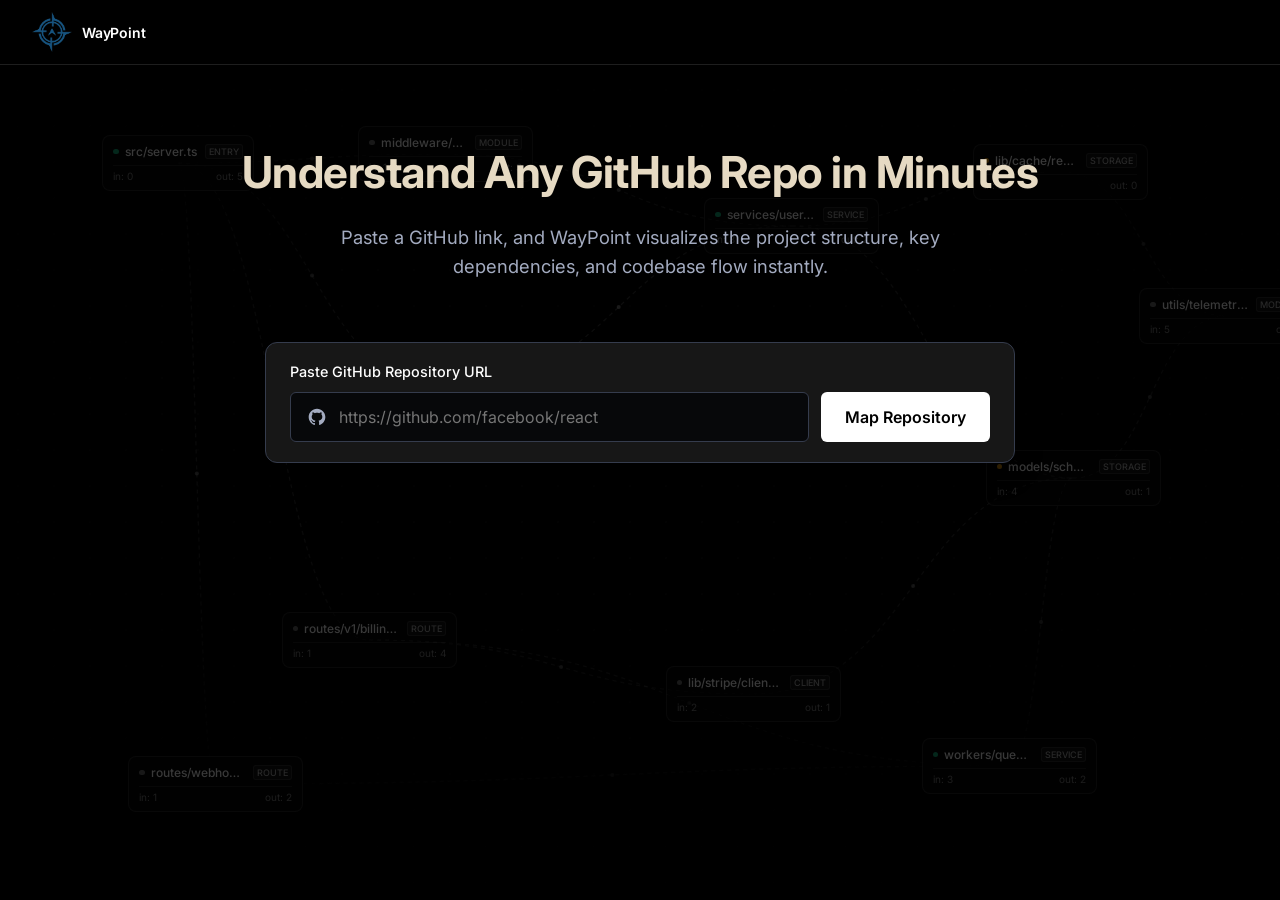
<file: templates/dashboard.html>
<!DOCTYPE html>
<html lang="en">
<head>
    <meta charset="UTF-8">
    <meta name="viewport" content="width=device-width, initial-scale=1.0">
    <title>WayPoint - Understand Any GitHub Repo</title>
    <link rel="stylesheet" href="../static/css/dashboard.css">
    <!-- Google Fonts for Inter & JetBrains Mono -->
    <link rel="preconnect" href="https://fonts.googleapis.com">
    <link rel="preconnect" href="https://fonts.gstatic.com" crossorigin>
    <link href="https://fonts.googleapis.com/css2?family=Inter:wght@400;500;600;700&family=JetBrains+Mono:wght@400;500;600&display=swap" rel="stylesheet">
</head>
<body>

    <!-- Interactive Background Canvas & Dependency Graph Layer -->
    <div class="background-graph-layer bg-graph-matrix">
      <canvas id="graphCanvas" class="graph-canvas"></canvas>
      <div id="nodesOverlay" class="nodes-overlay"></div>
      <div class="vignette-linear"></div>
      <div class="vignette-radial"></div>
    </div>

    <header class="site-header">
    <div class="header-container">
      <a href="#" class="brand-link">
        <div class="brand-logo-wrapper">
          <img src="../static/images/logo.png" alt="WayPoint Logo" class="brand-logo" />
        </div>
        <div class="brand-title-wrap">
          <span class="brand-name">WayPoint</span>
        </div>
      </a>

      
  </header>

    <main class="hero">
        <h1>Understand Any GitHub Repo in Minutes</h1>
        <p class="subtitle">Paste a GitHub link, and WayPoint visualizes the project structure, key dependencies, and codebase flow instantly.</p>

        <div class="input-card">
            <label for="repo-url">Paste GitHub Repository URL</label>
            <div class="input-group">
                <div class="input-wrapper">
                    <svg class="github-icon" viewBox="0 0 24 24" fill="currentColor" xmlns="http://www.w3.org/2000/svg">
                        <path fill-rule="evenodd" clip-rule="evenodd" d="M12 2C6.477 2 2 6.48 2 12C2 16.418 4.865 20.166 8.839 21.492C9.339 21.584 9.52 21.275 9.52 21.011C9.52 20.776 9.511 20.148 9.506 19.309C6.726 19.913 6.139 17.969 6.139 17.969C5.684 16.815 5.029 16.507 5.029 16.507C4.123 15.888 5.097 15.9 5.097 15.9C6.099 15.97 6.626 16.93 6.626 16.93C7.515 18.453 8.956 18.013 9.54 17.756C9.63 17.094 9.897 16.654 10.194 16.403C7.974 16.151 5.64 15.293 5.64 11.536C5.64 10.465 6.022 9.59 6.643 8.898C6.543 8.647 6.205 7.647 6.739 6.302C6.739 6.302 7.556 6.04 9.5 7.355C10.276 7.14 11.139 7.032 12 7.028C12.861 7.032 13.724 7.14 14.501 7.355C16.444 6.04 17.26 6.302 17.26 6.302C17.795 7.647 17.457 8.647 17.357 8.898C17.979 9.59 18.358 10.465 18.358 11.536C18.358 15.304 16.022 16.148 13.795 16.393C14.167 16.713 14.499 17.348 14.499 18.318C14.499 19.708 14.486 20.832 14.486 21.011C14.486 21.278 14.665 21.59 15.171 21.491C19.143 20.164 22 16.417 22 12C22 6.48 17.523 2 12 2Z"/>
                    </svg>
                    <input type="text" id="repo-url" placeholder="https://github.com/facebook/react">
                </div>
                <button class="btn-primary btn-map">Map Repository</button>
            </div>
        </div>
    </main>

    <script src="../static/js/dashboard.js"></script>
</body>
</html>
</file>
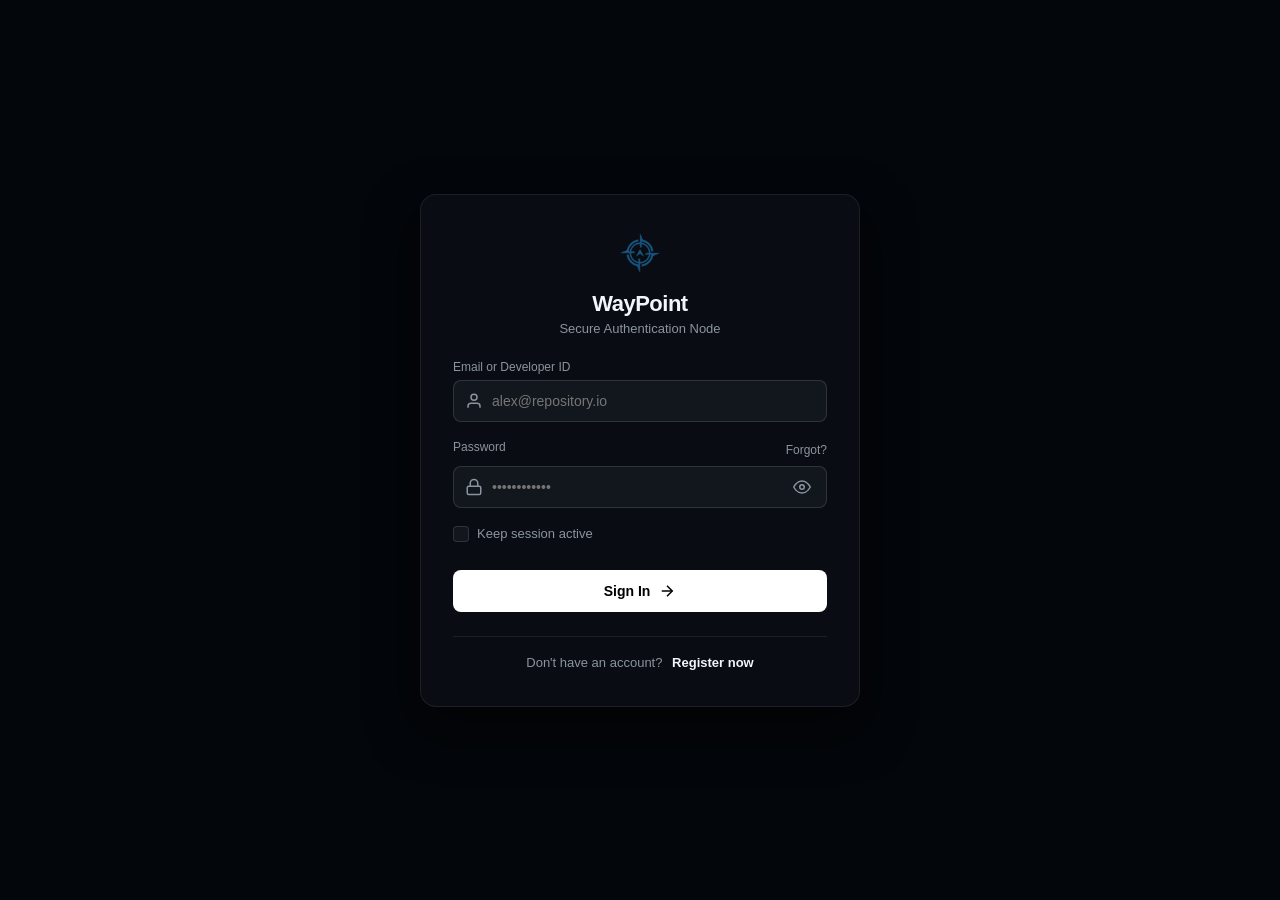
<file: templates/login.html>
<!DOCTYPE html>
<html lang="en">
<head>
  <meta charset="UTF-8" />
  <meta name="viewport" content="width=device-width, initial-scale=1.0" />
  <title>WayPoint — Secure Login</title>
  <link rel="stylesheet" href="../static/css/login.css" />
</head>
<body>

  <!-- Background Interactive Canvas -->
  <canvas id="bgCanvas"></canvas>

  <!-- Ambient Node Overlays -->
  <div class="node-overlay-container" id="nodeContainer"></div>

  <!-- Main Login Card -->
  <main class="login-container">
    
    <!-- Brand / Header -->
    <header class="brand-header">
      <div class="brand-logo">
        <a href="/"><img src="../static/images/logo.png" alt="" height="40"></a>
      </div>
      <h1 class="brand-name">WayPoint</h1>
      <p class="brand-tagline">Secure Authentication Node</p>
    </header>

    <!-- Alert Message Box -->
    <div class="alert-box" id="alertBox"></div>

    <!-- Login Form -->
    <form id="loginForm" novalidate>
      
      <!-- Account Credentials -->
      <section class="form-step active" id="step1">
        <div class="input-group">
          <label for="username">Email or Developer ID</label>
          <div class="input-wrapper">
            <svg class="input-icon" viewBox="0 0 24 24" width="18" height="18" fill="none" stroke="currentColor" stroke-width="2">
              <path d="M20 21v-2a4 4 0 0 0-4-4H8a4 4 0 0 0-4 4v2"></path>
              <circle cx="12" cy="7" r="4"></circle>
            </svg>
            <input type="text" id="username" placeholder="alex@repository.io" required autocomplete="username" />
          </div>
        </div>

        <div class="input-group">
          <div class="label-row">
            <label for="password">Password</label>
            <a href="#" class="inline-link" tabindex="-1">Forgot?</a>
          </div>
          <div class="input-wrapper">
            <svg class="input-icon" viewBox="0 0 24 24" width="18" height="18" fill="none" stroke="currentColor" stroke-width="2">
              <rect x="3" y="11" width="18" height="11" rx="2" ry="2"></rect>
              <path d="M7 11V7a5 5 0 0 1 10 0v4"></path>
            </svg>
            <input type="password" id="password" placeholder="••••••••••••" required autocomplete="current-password" />
            <button type="button" class="password-toggle" id="togglePassword" title="Toggle password visibility">
              <svg id="eyeIcon" viewBox="0 0 24 24" width="18" height="18" fill="none" stroke="currentColor" stroke-width="2">
                <path d="M1 12s4-8 11-8 11 8 11 8-4 8-11 8-11-8-11-8z"></path>
                <circle cx="12" cy="12" r="3"></circle>
              </svg>
            </button>
          </div>
        </div>

        <div class="options-row">
          <label class="checkbox-container">
            <input type="checkbox" id="rememberMe" />
            <span class="checkmark"></span>
            <span class="checkbox-label">Keep session active</span>
          </label>
        </div>

        <button type="submit" class="btn btn-primary" id="btnSubmit">
          Sign In
          <svg viewBox="0 0 24 24" width="18" height="18" fill="none" stroke="currentColor" stroke-width="2">
            <line x1="5" y1="12" x2="19" y2="12"></line>
            <polyline points="12 5 19 12 12 19"></polyline>
          </svg>
        </button>
      </section>

      <!-- Success State Screen -->
      <section class="form-step" id="stepSuccess">
        <div class="success-screen">
          <div class="success-icon">
            <svg viewBox="0 0 24 24" width="36" height="36" fill="none" stroke="#22c55e" stroke-width="2.5" stroke-linecap="round" stroke-linejoin="round">
              <path d="M22 11.08V12a10 10 0 1 1-5.93-9.14"></path>
              <polyline points="22 4 12 14.01 9 11.01"></polyline>
            </svg>
          </div>
          <h2>Authentication Successful</h2>
          <p>Access granted to developer environment. Redirecting to workspace...</p>
          <button type="button" class="btn btn-secondary" id="btnReset" style="margin-top: 15px;">Reset Demo</button>
        </div>
      </section>

    </form>

    <!-- Footer link to Registration -->
    <footer class="card-footer">
      <span>Don't have an account?</span>
      <a href="/register" class="register-link">Register now</a>
    </footer>

  </main>

  <script src="../static/js/login.js"></script>
</body>
</html>
</file>
<file: static/css/dashboard.css>
/* --- CSS Reset & Variables --- */
* {
    margin: 0;
    padding: 0;
    box-sizing: border-box;
    font-family: 'Inter', sans-serif;
}

:root {
    --bg-main: #000000;
    --text-primary: #e6dac3; /* Heading color */
    --text-secondary: #a3abc0; /* Paragraph/Label color */
    --text-white: #ffffff;
    --white: #ffffff; /* Button color */
    --card-bg: #171717;
    --input-bg: #07080a;
    --border-color: #353c4d;
}

body {
    background-color: var(--bg-main);
    color: var(--text-white);
    min-height: 100vh;
    display: flex;
    flex-direction: column;
    position: relative;
    overflow-x: hidden;
}

/* ==========================================================================
   Background Graph & Canvas Layers
   ========================================================================== */
.background-graph-layer {
  position: fixed;
  inset: 0;
  z-index: 0;
  overflow: hidden;
  pointer-events: none;
  user-select: none;
  background-color: #000000;
}

/* Subtle dot-grid backing */
.bg-graph-matrix {
  background-size: 32px 32px;
  background-image: radial-gradient(circle, rgba(255, 255, 255, 0.04) 1px, transparent 1px);
}

@media (min-width: 640px) {
  .bg-graph-matrix {
    background-size: 36px 36px;
  }
}

.graph-canvas {
  position: absolute;
  inset: 0;
  width: 100%;
  height: 100%;
  display: block;
}

.nodes-overlay {
  position: absolute;
  inset: 0;
  width: 100%;
  height: 100%;
  pointer-events: auto;
}

.vignette-linear {
  position: absolute;
  inset: 0;
  background: linear-gradient(to top, rgba(0, 0, 0, 0.95), rgba(0, 0, 0, 0.5), rgba(0, 0, 0, 0.8));
  pointer-events: none;
}

.vignette-radial {
  position: absolute;
  inset: 0;
  background: radial-gradient(ellipse at center, rgba(0, 0, 0, 0.3) 0%, rgba(0, 0, 0, 0.92) 85%);
  pointer-events: none;
}

/* ==========================================================================
   Ambient Graph Node Cards
   ========================================================================== */
.graph-node {
  position: absolute;
  background-color: rgba(10, 10, 10, 0.55);
  border: 1px solid rgba(255, 255, 255, 0.08);
  font-family: 'JetBrains Mono', monospace;
  cursor: pointer;
  user-select: none;
  touch-action: manipulation;
  backdrop-filter: blur(2px);
  -webkit-backdrop-filter: blur(2px);
  opacity: 0.35;
  transition: transform 0.25s cubic-bezier(0.16, 1, 0.3, 1), 
              box-shadow 0.25s ease, 
              border-color 0.25s ease, 
              opacity 0.25s ease;
  z-index: 1;
}

.graph-node.mobile-node {
  border-radius: 0.375rem;
  padding: 0.375rem;
  font-size: 10px;
  max-width: 130px;
  box-shadow: 0 4px 10px rgba(0, 0, 0, 0.4);
}

.graph-node.desktop-node {
  border-radius: 0.5rem;
  padding: 0.5rem 0.625rem;
  font-size: 0.75rem;
  max-width: 175px;
  box-shadow: 0 8px 16px rgba(0, 0, 0, 0.5);
}

.graph-node:hover, 
.graph-node.is-active {
  opacity: 0.95;
  transform: translateY(-2px) scale(1.02);
  border-color: rgba(255, 255, 255, 0.35) !important;
  box-shadow: 0 14px 28px rgba(0, 0, 0, 0.8), 0 0 0 1px rgba(255, 255, 255, 0.15);
  z-index: 10;
}

.node-row {
  display: flex;
  align-items: center;
  justify-content: space-between;
  gap: 0.5rem;
}

.node-title-group {
  display: flex;
  align-items: center;
  gap: 0.375rem;
  color: #a3a3a3;
  font-weight: 500;
  min-width: 0;
  transition: color 0.2s ease;
}

.graph-node:hover .node-title-group,
.graph-node.is-active .node-title-group {
  color: #f5f5f5;
}

.node-dot {
  width: 0.35rem;
  height: 0.35rem;
  border-radius: 9999px;
  flex-shrink: 0;
  opacity: 0.6;
  transition: opacity 0.2s ease;
}

.graph-node:hover .node-dot,
.graph-node.is-active .node-dot {
  opacity: 1;
}

.node-dot.dot-emerald { background-color: #10b981; }
.node-dot.dot-amber   { background-color: #f59e0b; }
.node-dot.dot-neutral { background-color: #737373; }

.node-name {
  white-space: nowrap;
  overflow: hidden;
  text-overflow: ellipsis;
  max-width: 115px;
}

.node-tag {
  font-size: 8px;
  padding: 1px 3px;
  border-radius: 3px;
  border: 1px solid rgba(255, 255, 255, 0.08);
  background-color: rgba(255, 255, 255, 0.03);
  color: #737373;
  font-weight: 500;
  flex-shrink: 0;
}

.desktop-node .node-tag {
  font-size: 9px;
}

.node-io {
  margin-top: 0.375rem;
  padding-top: 0.25rem;
  border-top: 1px solid rgba(255, 255, 255, 0.06);
  display: flex;
  align-items: center;
  justify-content: space-between;
  font-size: 10px;
  color: #525252;
}

/* ==========================================================================
   Header Navigation
   ========================================================================== */
.site-header {
  position: relative;
  z-index: 30;
  width: 100%;
  border-bottom: 1px solid rgba(38, 38, 38, 0.8);
  background-color: rgba(0, 0, 0, 0.85);
  backdrop-filter: blur(12px);
  -webkit-backdrop-filter: blur(12px);
}

.header-container {
  max-width: 80rem;
  margin-left: auto;
  margin-right: auto;
  padding-left: 1rem;
  padding-right: 1rem;
  height: 3.5rem;
  display: flex;
  align-items: center;
  justify-content: space-between;
}
.header-container a {
    text-decoration: none;
}

@media (min-width: 640px) {
  .header-container {
    padding-left: 1.5rem;
    padding-right: 1.5rem;
    height: 4rem;
  }
}

@media (min-width: 1024px) {
  .header-container {
    padding-left: 2rem;
    padding-right: 2rem;
  }
}

.brand-link {
  display: flex;
  align-items: center;
  gap: 0.625rem;
}

.brand-logo-wrapper {
  width: 2.5rem;
  height: 2.5rem;
  display: flex;
  align-items: center;
  justify-content: center;
  color: #e5e5e5;
  transition: border-color 0.2s ease;
}

@media (min-width: 640px) {
  .brand-logo-wrapper {
    width: 2.5rem;
    height: 2.5rem;
  }
}

.brand-logo {
  width: 100%;
  height: auto;
  max-height: 2.5rem;
  object-fit: contain;
}

.brand-title-wrap {
  display: flex;
  align-items: center;
  gap: 0.375rem;
}

@media (min-width: 640px) {
  .brand-title-wrap {
    gap: 0.5rem;
  }
}

.brand-name {
  font-weight: 600;
  font-size: 1rem;
  letter-spacing: -0.015em;
  color: #ffffff;
}

@media (min-width: 640px) {
  .brand-name {
    font-size: 0.875rem;
  }
}

.header-actions {
  display: flex;
  align-items: center;
  gap: 0.75rem;
}

@media (min-width: 640px) {
  .header-actions {
    gap: 1rem;
  }
}

/* --- Buttons --- */
.btn-login {
    text-decoration: none;
    color: var(--text-white);
    border: 1px solid var(--border-color);
    padding: 10px 20px;
    border-radius: 6px;
    font-size: 0.95rem;
    transition: background 0.2s;
}

.btn-login:hover {
    background-color: rgba(255, 255, 255, 0.05);
}

.btn-primary {
    background-color: var(--white);
    color: var(--bg-main);
    text-decoration: none;
    padding: 10px 20px;
    border-radius: 6px;
    font-size: 0.95rem;
    font-weight: 600;
    border: none;
    cursor: pointer;
    transition: opacity 0.2s;
}

.btn-primary:hover {
    opacity: 0.9;
}

.btn-sm {
  min-height: 36px;
  padding: 0.375rem 0.875rem;
  font-size: 0.75rem;
  border-radius: 0.5rem;
}

@media (min-width: 640px) {
  .btn-sm {
    padding-left: 1rem;
    padding-right: 1rem;
  }
}

/* --- Hero Section --- */
.hero {
    flex: 1;
    display: flex;
    flex-direction: column;
    align-items: center;
    text-align: center;
    padding: 80px 20px 0;
    position: relative;
    z-index: 10;
}

h1 {
    color: var(--text-primary);
    font-size: 2.75rem;
    font-weight: 700;
    margin-bottom: 24px;
    letter-spacing: -0.5px;
}

.subtitle {
    color: var(--text-secondary);
    font-size: 1.15rem;
    max-width: 600px;
    line-height: 1.6;
    margin-bottom: 60px;
}

/* --- Input Card Section --- */
.input-card {
    background-color: var(--card-bg);
    border: 1px solid var(--border-color);
    border-radius: 12px;
    padding: 20px 24px;
    width: 100%;
    max-width: 750px;
    text-align: left;
    box-shadow: 0 10px 30px rgba(0, 0, 0, 0.2);
}

.input-card label {
    display: block;
    color: var(--text-white);
    font-size: 0.9rem;
    font-weight: 500;
    margin-bottom: 12px;
}

.input-group {
    display: flex;
    gap: 12px;
}

.input-wrapper {
    flex: 1;
    display: flex;
    align-items: center;
    background-color: var(--input-bg);
    border: 1px solid var(--border-color);
    border-radius: 6px;
    padding: 0 16px;
}

.github-icon {
    width: 20px;
    height: 20px;
    color: var(--text-secondary);
    margin-right: 12px;
}

.input-wrapper input {
    flex: 1;
    background: transparent;
    border: none;
    color: var(--text-secondary);
    font-size: 1rem;
    padding: 14px 0;
    outline: none;
}

.input-wrapper input:read-only {
    cursor: default;
}

.btn-map {
    padding: 0 24px;
    font-size: 1rem;
}
</file>
<file: static/css/login.css>
:root {
  --bg-color: #03060a;
  --card-bg: rgba(13, 17, 23, 0.75);
  --card-border: rgba(255, 255, 255, 0.08);
  --text-main: #f0f6fc;
  --text-muted: #8b949e;
  --accent-color: #ffffff;
  --accent-btn-bg: #ffffff;
  --accent-btn-text: #000000;
  --accent-btn-hover: #e6e6e6;
  --input-bg: rgba(22, 27, 34, 0.8);
  --input-border: rgba(255, 255, 255, 0.12);
  --input-focus: rgba(255, 255, 255, 0.4);
  --error-color: #f85149;
  --success-color: #238636;
  --node-bg: rgba(15, 20, 28, 0.25);
  --node-border: rgba(255, 255, 255, 0.04);
}

* {
  box-sizing: border-box;
  margin: 0;
  padding: 0;
  font-family: -apple-system, BlinkMacSystemFont, "Segoe UI", Roboto, Helvetica, Arial, sans-serif;
}

body {
  background-color: var(--bg-color);
  color: var(--text-main);
  min-height: 100vh;
  display: flex;
  justify-content: center;
  align-items: center;
  overflow-x: hidden;
  position: relative;
}

/* Background Canvas */
#bgCanvas {
  position: fixed;
  top: 0;
  left: 0;
  width: 100%;
  height: 100%;
  z-index: 1;
  opacity: 0.18;
  pointer-events: none;
}

/* Node Overlay Container */
.node-overlay-container {
  position: fixed;
  top: 0;
  left: 0;
  width: 100%;
  height: 100%;
  z-index: 2;
  pointer-events: none;
}

.node-box {
  position: absolute;
  background: var(--node-bg);
  border: 1px solid var(--node-border);
  border-radius: 6px;
  padding: 6px 12px;
  font-family: monospace;
  font-size: 11px;
  color: var(--text-muted);
  display: flex;
  align-items: center;
  gap: 8px;
  box-shadow: 0 4px 12px rgba(0, 0, 0, 0.3);
  backdrop-filter: blur(2px);
  opacity: 0.3;
}

.node-tag {
  font-size: 9px;
  padding: 1px 4px;
  border-radius: 3px;
  background: rgba(255, 255, 255, 0.05);
  border: 1px solid rgba(255, 255, 255, 0.08);
  text-transform: uppercase;
}

/* Card Container */
.login-container {
  position: relative;
  z-index: 10;
  width: 100%;
  max-width: 440px;
  padding: 36px 32px;
  background: var(--card-bg);
  border: 1px solid var(--card-border);
  border-radius: 16px;
  backdrop-filter: blur(16px);
  box-shadow: 0 20px 50px rgba(0, 0, 0, 0.6);
  margin: 20px;
}

/* Header */
.brand-header {
  text-align: center;
  margin-bottom: 24px;
}

.brand-logo {
  display: inline-flex;
  align-items: center;
  justify-content: center;
  width: 48px;
  height: 48px;
  margin-bottom: 12px;
  color: var(--text-main);
}

.brand-name {
  font-size: 22px;
  font-weight: 700;
  letter-spacing: -0.5px;
}

.brand-tagline {
  font-size: 13px;
  color: var(--text-muted);
  margin-top: 4px;
}

/* Alert Box */
.alert-box {
  display: none;
  padding: 10px 14px;
  border-radius: 8px;
  font-size: 13px;
  margin-bottom: 18px;
  border: 1px solid transparent;
}

.alert-box.error {
  display: block;
  background: rgba(248, 81, 73, 0.1);
  border-color: rgba(248, 81, 73, 0.3);
  color: var(--error-color);
}

/* Form Sections */
.form-step {
  display: none;
  opacity: 0;
  transform: translateY(8px);
  transition: opacity 0.3s ease, transform 0.3s ease;
}

.form-step.active {
  display: block;
  opacity: 1;
  transform: translateY(0);
}

/* Inputs */
.input-group {
  margin-bottom: 18px;
}

.label-row {
  display: flex;
  justify-content: space-between;
  align-items: center;
  margin-bottom: 6px;
}

label {
  display: block;
  font-size: 12px;
  font-weight: 500;
  color: var(--text-muted);
  margin-bottom: 6px;
}

.inline-link {
  font-size: 12px;
  color: var(--text-muted);
  text-decoration: none;
  transition: color 0.2s;
}

.inline-link:hover {
  color: var(--text-main);
  text-decoration: underline;
}

.input-wrapper {
  position: relative;
  display: flex;
  align-items: center;
}

.input-icon {
  position: absolute;
  left: 12px;
  color: var(--text-muted);
  pointer-events: none;
}

input[type="text"],
input[type="password"] {
  width: 100%;
  padding: 12px 14px 12px 38px;
  background: var(--input-bg);
  border: 1px solid var(--input-border);
  border-radius: 8px;
  color: var(--text-main);
  font-size: 14px;
  outline: none;
  transition: all 0.2s ease;
}

input[type="text"]:focus,
input[type="password"]:focus {
  border-color: var(--input-focus);
  box-shadow: 0 0 0 3px rgba(255, 255, 255, 0.05);
}

.password-toggle {
  position: absolute;
  right: 12px;
  background: none;
  border: none;
  color: var(--text-muted);
  cursor: pointer;
  display: flex;
  align-items: center;
  padding: 4px;
}

.password-toggle:hover {
  color: var(--text-main);
}

/* Checkbox */
.options-row {
  display: flex;
  align-items: center;
  margin-bottom: 22px;
}

.checkbox-container {
  display: flex;
  align-items: center;
  position: relative;
  cursor: pointer;
  font-size: 13px;
  color: var(--text-muted);
  user-select: none;
}

.checkbox-container input {
  position: absolute;
  opacity: 0;
  cursor: pointer;
}

.checkmark {
  height: 16px;
  width: 16px;
  background-color: var(--input-bg);
  border: 1px solid var(--input-border);
  border-radius: 4px;
  margin-right: 8px;
  display: flex;
  align-items: center;
  justify-content: center;
  transition: all 0.2s;
}

.checkbox-container:hover input ~ .checkmark {
  border-color: var(--input-focus);
}

.checkbox-container input:checked ~ .checkmark {
  background-color: var(--text-main);
  border-color: var(--text-main);
}

.checkmark:after {
  content: "";
  display: none;
  width: 4px;
  height: 8px;
  border: solid #000;
  border-width: 0 2px 2px 0;
  transform: rotate(45deg);
}

.checkbox-container input:checked ~ .checkmark:after {
  display: block;
}

/* Buttons */
.btn {
  width: 100%;
  padding: 12px;
  border-radius: 8px;
  font-size: 14px;
  font-weight: 600;
  cursor: pointer;
  display: inline-flex;
  align-items: center;
  justify-content: center;
  gap: 8px;
  transition: all 0.2s ease;
  border: none;
}

.btn-primary {
  background: var(--accent-btn-bg);
  color: var(--accent-btn-text);
}

.btn-primary:hover {
  background: var(--accent-btn-hover);
}

.btn-secondary {
  background: rgba(255, 255, 255, 0.05);
  color: var(--text-main);
  border: 1px solid var(--input-border);
}

.btn-secondary:hover {
  background: rgba(255, 255, 255, 0.1);
}

/* Success View */
.success-screen {
  text-align: center;
  padding: 10px 0;
}

.success-icon {
  width: 64px;
  height: 64px;
  background: rgba(34, 197, 94, 0.1);
  border-radius: 50%;
  display: flex;
  align-items: center;
  justify-content: center;
  margin: 0 auto 16px;
}

.success-screen h2 {
  font-size: 18px;
  margin-bottom: 8px;
}

.success-screen p {
  font-size: 13px;
  color: var(--text-muted);
  line-height: 1.5;
}

/* Footer Link Below Card */
.card-footer {
  margin-top: 24px;
  padding-top: 18px;
  border-top: 1px solid var(--card-border);
  text-align: center;
  font-size: 13px;
  color: var(--text-muted);
}

.register-link {
  color: var(--text-main);
  text-decoration: none;
  font-weight: 600;
  margin-left: 6px;
  transition: color 0.2s, text-decoration 0.2s;
}

.register-link:hover {
  text-decoration: underline;
}
</file>
